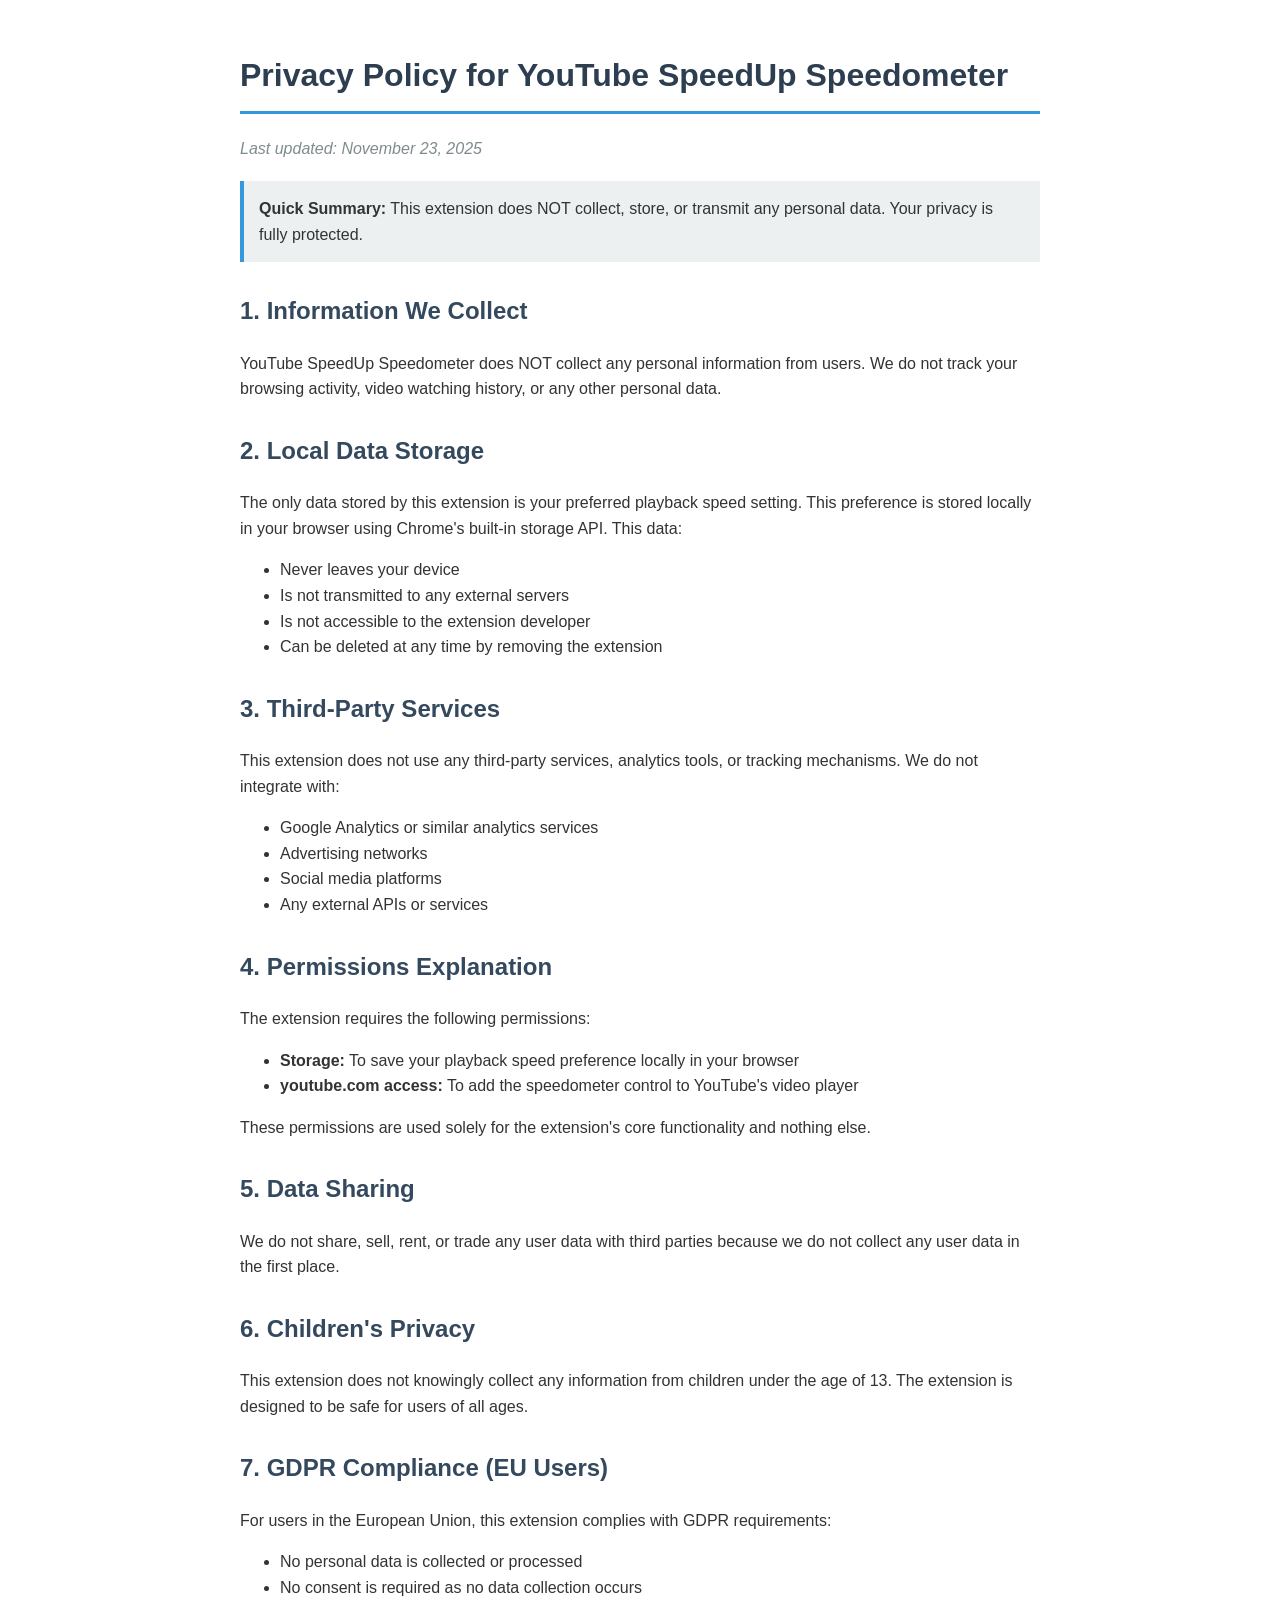
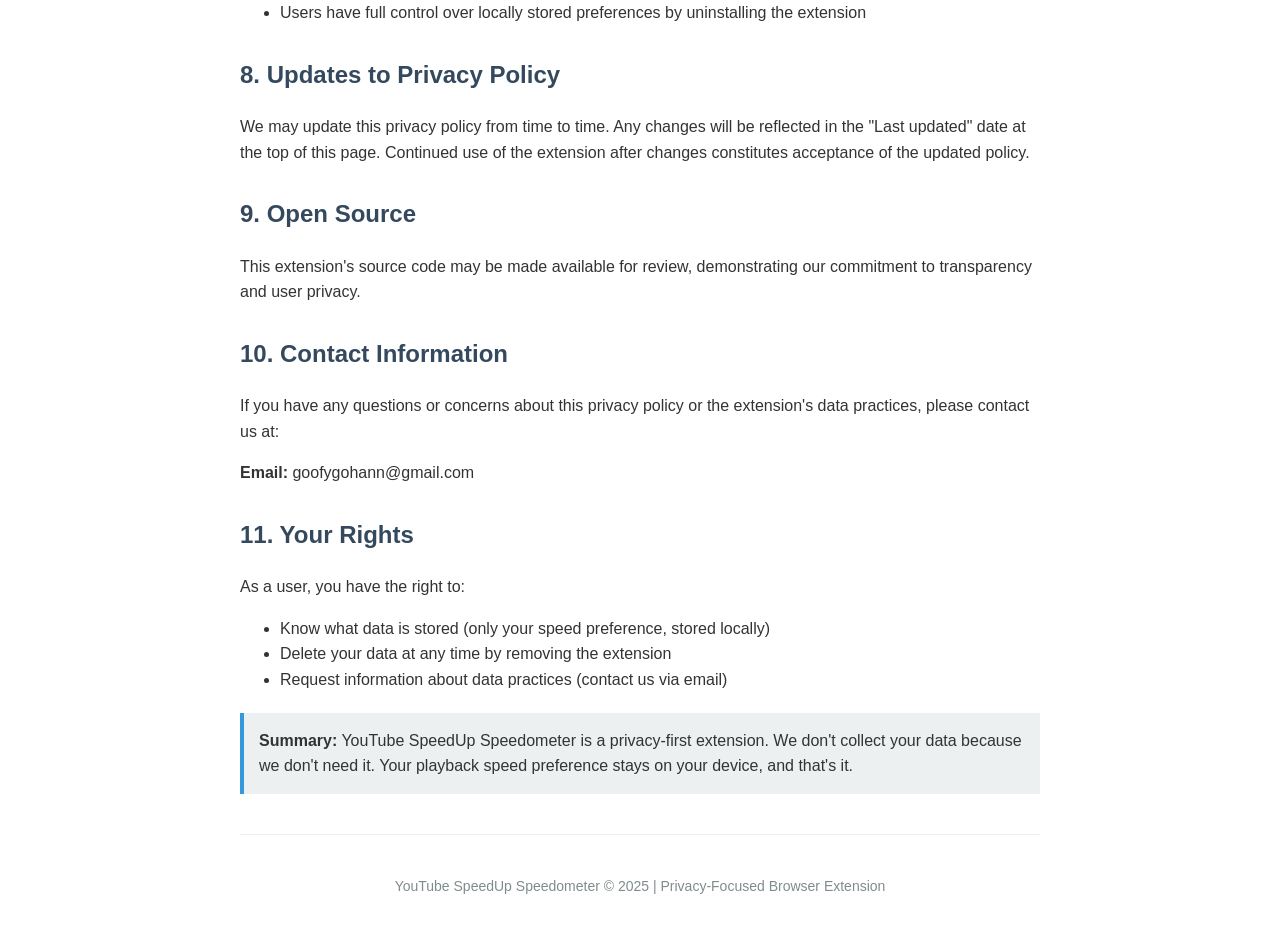
<file: index.html>
<!DOCTYPE html>
<html lang="en">
<head>
    <meta charset="UTF-8">
    <meta name="viewport" content="width=device-width, initial-scale=1.0">
    <title>Privacy Policy - YouTube SpeedUp Speedometer</title>
    <style>
        body {
            font-family: -apple-system, BlinkMacSystemFont, 'Segoe UI', Roboto, Oxygen, Ubuntu, Cantarell, sans-serif;
            max-width: 800px;
            margin: 50px auto;
            padding: 0 20px;
            line-height: 1.6;
            color: #333;
        }
        h1 {
            color: #2c3e50;
            border-bottom: 3px solid #3498db;
            padding-bottom: 10px;
        }
        h2 {
            color: #34495e;
            margin-top: 30px;
        }
        .last-updated {
            color: #7f8c8d;
            font-style: italic;
        }
        .highlight {
            background-color: #ecf0f1;
            padding: 15px;
            border-left: 4px solid #3498db;
            margin: 20px 0;
        }
    </style>
</head>
<body>
    <h1>Privacy Policy for YouTube SpeedUp Speedometer</h1>
    
    <p class="last-updated">Last updated: November 23, 2025</p>
    
    <div class="highlight">
        <strong>Quick Summary:</strong> This extension does NOT collect, store, or transmit any personal data. Your privacy is fully protected.
    </div>

    <h2>1. Information We Collect</h2>
    <p>YouTube SpeedUp Speedometer does NOT collect any personal information from users. We do not track your browsing activity, video watching history, or any other personal data.</p>

    <h2>2. Local Data Storage</h2>
    <p>The only data stored by this extension is your preferred playback speed setting. This preference is stored locally in your browser using Chrome's built-in storage API. This data:</p>
    <ul>
        <li>Never leaves your device</li>
        <li>Is not transmitted to any external servers</li>
        <li>Is not accessible to the extension developer</li>
        <li>Can be deleted at any time by removing the extension</li>
    </ul>

    <h2>3. Third-Party Services</h2>
    <p>This extension does not use any third-party services, analytics tools, or tracking mechanisms. We do not integrate with:</p>
    <ul>
        <li>Google Analytics or similar analytics services</li>
        <li>Advertising networks</li>
        <li>Social media platforms</li>
        <li>Any external APIs or services</li>
    </ul>

    <h2>4. Permissions Explanation</h2>
    <p>The extension requires the following permissions:</p>
    <ul>
        <li><strong>Storage:</strong> To save your playback speed preference locally in your browser</li>
        <li><strong>youtube.com access:</strong> To add the speedometer control to YouTube's video player</li>
    </ul>
    <p>These permissions are used solely for the extension's core functionality and nothing else.</p>

    <h2>5. Data Sharing</h2>
    <p>We do not share, sell, rent, or trade any user data with third parties because we do not collect any user data in the first place.</p>

    <h2>6. Children's Privacy</h2>
    <p>This extension does not knowingly collect any information from children under the age of 13. The extension is designed to be safe for users of all ages.</p>

    <h2>7. GDPR Compliance (EU Users)</h2>
    <p>For users in the European Union, this extension complies with GDPR requirements:</p>
    <ul>
        <li>No personal data is collected or processed</li>
        <li>No consent is required as no data collection occurs</li>
        <li>Users have full control over locally stored preferences by uninstalling the extension</li>
    </ul>

    <h2>8. Updates to Privacy Policy</h2>
    <p>We may update this privacy policy from time to time. Any changes will be reflected in the "Last updated" date at the top of this page. Continued use of the extension after changes constitutes acceptance of the updated policy.</p>

    <h2>9. Open Source</h2>
    <p>This extension's source code may be made available for review, demonstrating our commitment to transparency and user privacy.</p>

    <h2>10. Contact Information</h2>
    <p>If you have any questions or concerns about this privacy policy or the extension's data practices, please contact us at:</p>
    <p><strong>Email:</strong> goofygohann@gmail.com</p>

    <h2>11. Your Rights</h2>
    <p>As a user, you have the right to:</p>
    <ul>
        <li>Know what data is stored (only your speed preference, stored locally)</li>
        <li>Delete your data at any time by removing the extension</li>
        <li>Request information about data practices (contact us via email)</li>
    </ul>

    <div class="highlight">
        <strong>Summary:</strong> YouTube SpeedUp Speedometer is a privacy-first extension. We don't collect your data because we don't need it. Your playback speed preference stays on your device, and that's it.
    </div>

    <hr style="margin: 40px 0; border: none; border-top: 1px solid #ecf0f1;">
    
    <p style="text-align: center; color: #7f8c8d; font-size: 14px;">
        YouTube SpeedUp Speedometer © 2025 | Privacy-Focused Browser Extension
    </p>
</body>
</html>
</file>
